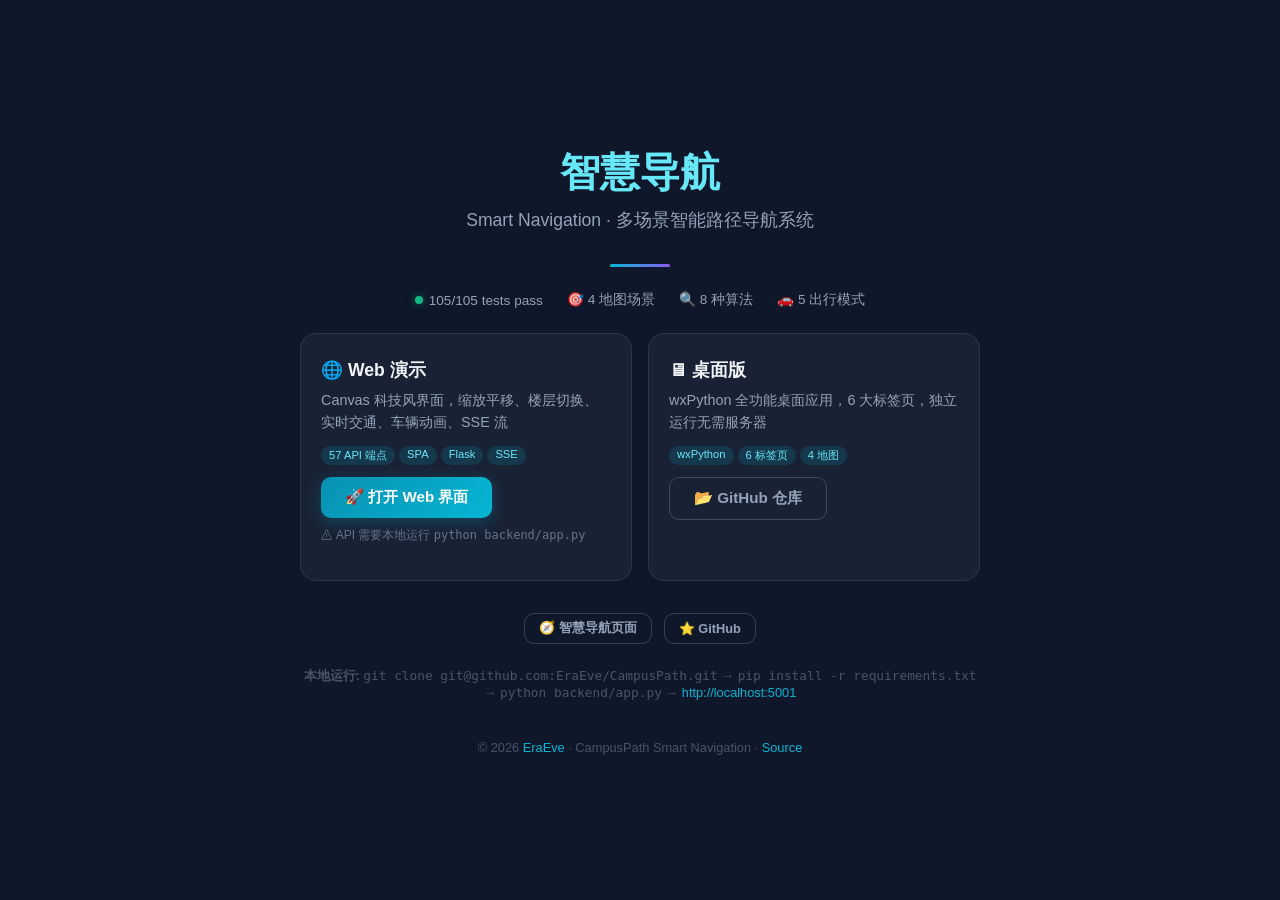
<file: frontend/index.html>
<!DOCTYPE html>
<html lang="zh-CN">
<head>
<meta charset="UTF-8">
<meta name="viewport" content="width=device-width, initial-scale=1.0">
<title>智慧导航 Smart Navigation — CampusPath</title>
<style>
  *{margin:0;padding:0;box-sizing:border-box}
  body{
    font-family:"Microsoft YaHei","PingFang SC",Arial,sans-serif;
    background:#0f172a;color:#e2e8f0;min-height:100vh;
    display:flex;flex-direction:column;align-items:center;justify-content:center;
  }
  .container{max-width:720px;text-align:center;padding:40px 20px}
  h1{font-size:2.5rem;margin-bottom:8px;color:#67e8f9}
  .subtitle{color:#94a3b8;font-size:1.1rem;margin-bottom:32px}
  .cards{display:grid;grid-template-columns:1fr 1fr;gap:16px;margin-bottom:32px}
  @media(max-width:520px){.cards{grid-template-columns:1fr}}
  .card{
    background:rgba(30,41,59,0.7);border:1px solid rgba(148,163,184,0.15);
    border-radius:16px;padding:24px 20px;text-align:left;
    transition:border-color 0.2s,transform 0.2s;
  }
  .card:hover{border-color:rgba(6,182,212,0.5);transform:translateY(-2px)}
  .card h3{font-size:1.1rem;margin-bottom:8px;color:#f1f5f9}
  .card p{font-size:0.9rem;color:#94a3b8;line-height:1.5;margin-bottom:12px}
  .card .tags{display:flex;flex-wrap:wrap;gap:4px;margin-bottom:12px}
  .card .tag{
    font-size:0.7rem;padding:2px 8px;border-radius:10px;
    background:rgba(6,182,212,0.15);color:#67e8f9;
  }
  .btn{
    display:inline-flex;align-items:center;gap:6px;
    padding:10px 24px;border-radius:10px;font-size:0.95rem;
    font-weight:600;text-decoration:none;transition:all 0.2s;
    cursor:pointer;border:none;
  }
  .btn-primary{
    background:linear-gradient(135deg,#0891b2,#06b6d4);
    color:#fff;box-shadow:0 4px 16px rgba(6,182,212,0.25);
  }
  .btn-primary:hover{box-shadow:0 4px 24px rgba(6,182,212,0.45);transform:translateY(-1px)}
  .btn-outline{
    background:transparent;border:1px solid rgba(148,163,184,0.3);
    color:#94a3b8;
  }
  .btn-outline:hover{border-color:#06b6d4;color:#e2e8f0}
  .btn-sm{padding:6px 14px;font-size:0.8rem}
  .status-bar{
    display:flex;align-items:center;justify-content:center;gap:24px;
    margin-bottom:24px;flex-wrap:wrap;
  }
  .status-item{display:flex;align-items:center;gap:6px;font-size:0.85rem;color:#94a3b8}
  .status-dot{width:8px;height:8px;border-radius:50%}
  .status-dot.green{background:#10b981;box-shadow:0 0 8px rgba(16,185,129,0.5)}
  .footer{margin-top:32px;font-size:0.8rem;color:#475569}
  .footer a{color:#06b6d4;text-decoration:none}
  .divider{width:60px;height:3px;background:linear-gradient(90deg,#06b6d4,#8b5cf6);border-radius:2px;margin:0 auto 24px}
  .btn-group{display:flex;gap:12px;flex-wrap:wrap;justify-content:center}
</style>
</head>
<body>
<div class="container">
  <h1>智慧导航</h1>
  <p class="subtitle">Smart Navigation · 多场景智能路径导航系统</p>
  <div class="divider"></div>

  <div class="status-bar">
    <div class="status-item"><span class="status-dot green"></span> 105/105 tests pass</div>
    <div class="status-item">🎯 4 地图场景</div>
    <div class="status-item">🔍 8 种算法</div>
    <div class="status-item">🚗 5 出行模式</div>
  </div>

  <div class="cards">
    <div class="card">
      <h3>🌐 Web 演示</h3>
      <p>Canvas 科技风界面，缩放平移、楼层切换、实时交通、车辆动画、SSE 流</p>
      <div class="tags">
        <span class="tag">57 API 端点</span>
        <span class="tag">SPA</span>
        <span class="tag">Flask</span>
        <span class="tag">SSE</span>
      </div>
      <a class="btn btn-primary" href="app.html">
        🚀 打开 Web 界面
      </a>
      <p style="font-size:0.75rem;color:#64748b;margin-top:8px">
        ⚠ API 需要本地运行 <code>python backend/app.py</code>
      </p>
    </div>

    <div class="card">
      <h3>🖥 桌面版</h3>
      <p>wxPython 全功能桌面应用，6 大标签页，独立运行无需服务器</p>
      <div class="tags">
        <span class="tag">wxPython</span>
        <span class="tag">6 标签页</span>
        <span class="tag">4 地图</span>
      </div>
      <a class="btn btn-outline" href="https://github.com/EraEve/CampusPath">
        📂 GitHub 仓库
      </a>
    </div>
  </div>

  <div class="btn-group">
    <a class="btn btn-outline btn-sm" href="app.html">🧭 智慧导航页面</a>
    <a class="btn btn-outline btn-sm" href="https://github.com/EraEve/CampusPath">⭐ GitHub</a>
  </div>

  <p class="footer" style="margin-top:24px">
    <b>本地运行:</b> <code>git clone git@github.com:EraEve/CampusPath.git</code> →
    <code>pip install -r requirements.txt</code> →
    <code>python backend/app.py</code> →
    <a href="http://localhost:5001">http://localhost:5001</a>
  </p>

  <p class="footer" style="margin-top:40px">
    © 2026 <a href="https://github.com/EraEve">EraEve</a> ·
    CampusPath Smart Navigation ·
    <a href="https://github.com/EraEve/CampusPath">Source</a>
  </p>
</div>
</body>
</html>
</file>
